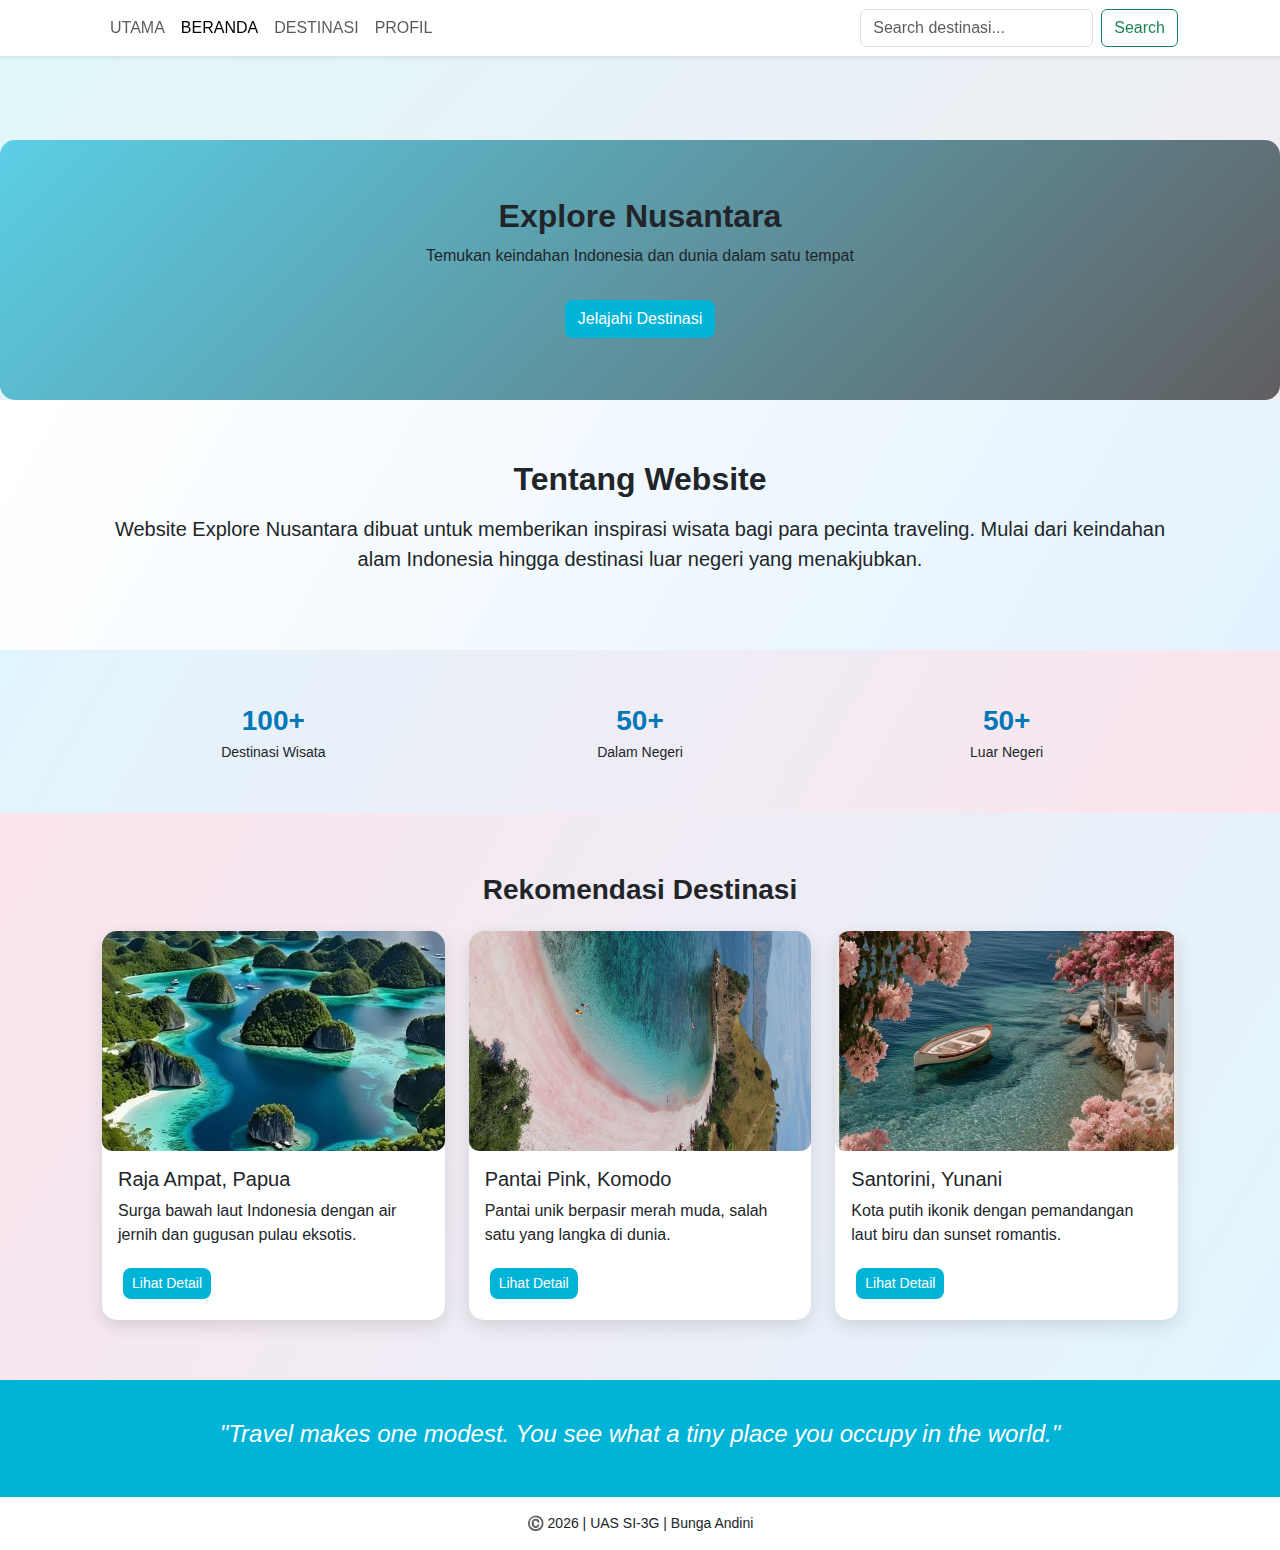
<file: home.html>
<!DOCTYPE html>
<html lang="id">
<head>
  <meta charset="UTF-8">
  <title>Beranda</title>
  <meta name="viewport" content="width=device-width, initial-scale=1">

  <link href="https://cdn.jsdelivr.net/npm/bootstrap@5.3.2/dist/css/bootstrap.min.css" rel="stylesheet">
  <link rel="stylesheet" href="style.css">
</head>
<body>

<!-- NAVBAR -->
<nav class="navbar navbar-expand-lg navbar-light bg-white shadow-sm fixed-top">
  <div class="container-fluid">

    <ul class="navbar-nav me-auto">
      <li class="nav-item"><a class="nav-link" href="index.html">UTAMA</a></li>
      <li class="nav-item"><a class="nav-link active" href="home.html">BERANDA</a></li>
      <li class="nav-item"><a class="nav-link" href="menu.html">DESTINASI</a></li>
      <li class="nav-item"><a class="nav-link" href="profil.html">PROFIL</a></li>
    </ul>

    <form class="d-flex">
      <input class="form-control me-2" placeholder="Search destinasi...">
      <button class="btn btn-outline-success">Search</button>
    </form>

  </div>
</nav>

<!-- HERO SECTION -->
<section class="hero-section">
  <div class="hero-overlay">
    <div class="container text-center hero-text">
      <h1>Explore Nusantara</h1>
      <p>Temukan keindahan Indonesia dan dunia dalam satu tempat</p>
      <a href="menu.html" class="btn btn-main mt-3">Jelajahi Destinasi</a>
    </div>
  </div>
</section>

<!-- ABOUT -->
<section class="content-section">
  <div class="container text-center">
    <h2 class="fw-bold mb-3">Tentang Website</h2>
    <p class="lead">
      Website Explore Nusantara dibuat untuk memberikan inspirasi wisata 
      bagi para pecinta traveling. Mulai dari keindahan alam Indonesia 
      hingga destinasi luar negeri yang menakjubkan.
    </p>
  </div>
</section>

<!-- STATISTIK -->
<section class="stat-section">
  <div class="container">
    <div class="row text-center">

      <div class="col-md-4">
        <div class="stat-box">100+</div>
        <div class="stat-label">Destinasi Wisata</div>
      </div>

      <div class="col-md-4">
        <div class="stat-box">50+</div>
        <div class="stat-label">Dalam Negeri</div>
      </div>

      <div class="col-md-4">
        <div class="stat-box">50+</div>
        <div class="stat-label">Luar Negeri</div>
      </div>

    </div>
  </div>
</section>

<!-- REKOMENDASI -->
<section class="content-section bg-light">
  <div class="container">
    <h3 class="text-center fw-bold mb-4">Rekomendasi Destinasi</h3>

    <div class="row g-4">

      <div class="col-md-4">
        <div class="card destination-card">
          <img src="raja_ampat.jpg" class="card-img-top">
          <div class="card-body">
            <h5 class="card-title">Raja Ampat, Papua</h5>
            <p class="card-text">
              Surga bawah laut Indonesia dengan air jernih dan gugusan pulau eksotis.
            </p>
            <a href="raja_ampat.html" class="btn btn-main btn-sm">Lihat Detail</a>
          </div>
        </div>
      </div>

      <div class="col-md-4">
        <div class="card destination-card">
          <img src="pink_beach.jpg" class="card-img-top">
          <div class="card-body">
            <h5 class="card-title">Pantai Pink, Komodo</h5>
            <p class="card-text">
              Pantai unik berpasir merah muda, salah satu yang langka di dunia.
            </p>
            <a href="pink_beach.html" class="btn btn-main btn-sm">Lihat Detail</a>
          </div>
        </div>
      </div>

      <div class="col-md-4">
        <div class="card destination-card">
          <img src="santorini.jpg" class="card-img-top">
          <div class="card-body">
            <h5 class="card-title">Santorini, Yunani</h5>
            <p class="card-text">
              Kota putih ikonik dengan pemandangan laut biru dan sunset romantis.
            </p>
            <a href="santorini.html" class="btn btn-main btn-sm">Lihat Detail</a>
          </div>
        </div>
      </div>

    </div>
  </div>
</section>

<!-- QUOTE -->
<section class="quote-section">
  <h4>"Travel makes one modest. You see what a tiny place you occupy in the world."</h4>
</section>

<!-- FOOTER -->
<footer class="text-center py-3">
  ©️ 2026 | UAS SI-3G | Bunga Andini
</footer>

</body>
</html>
</file>
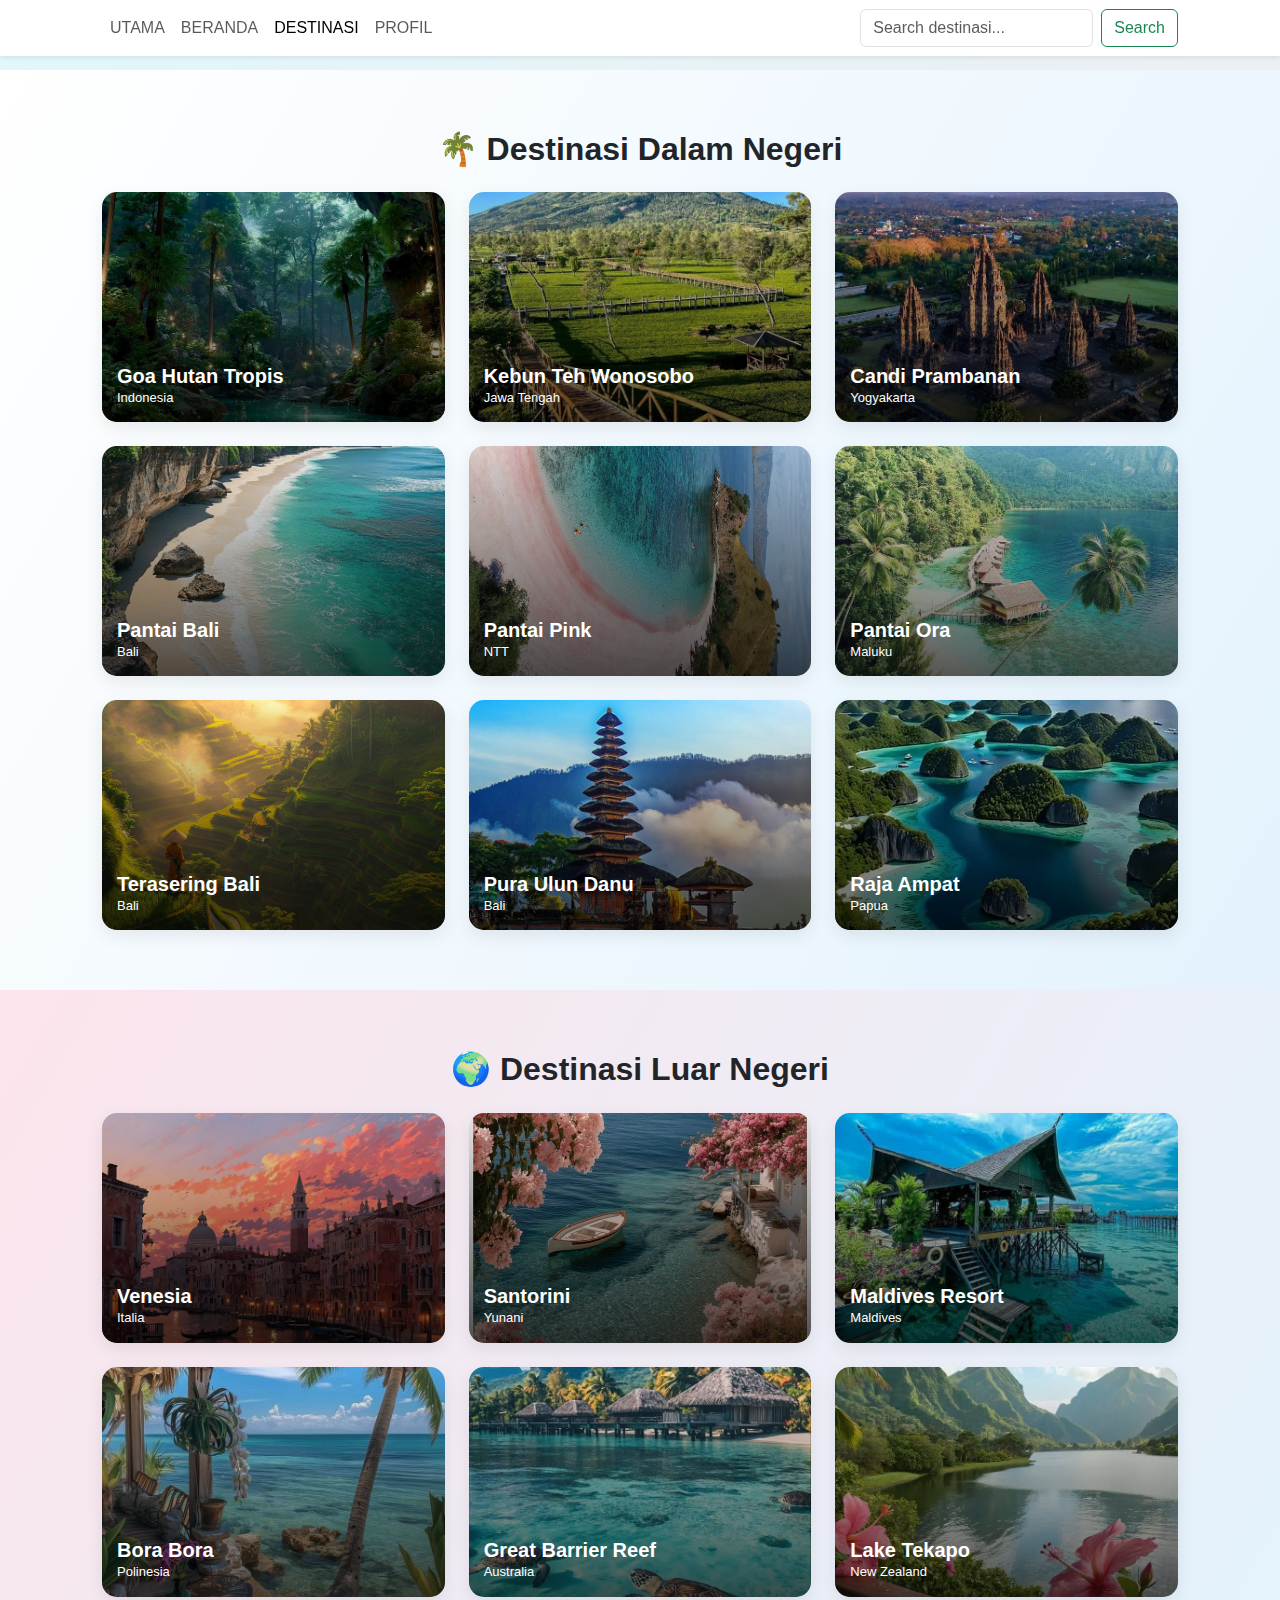
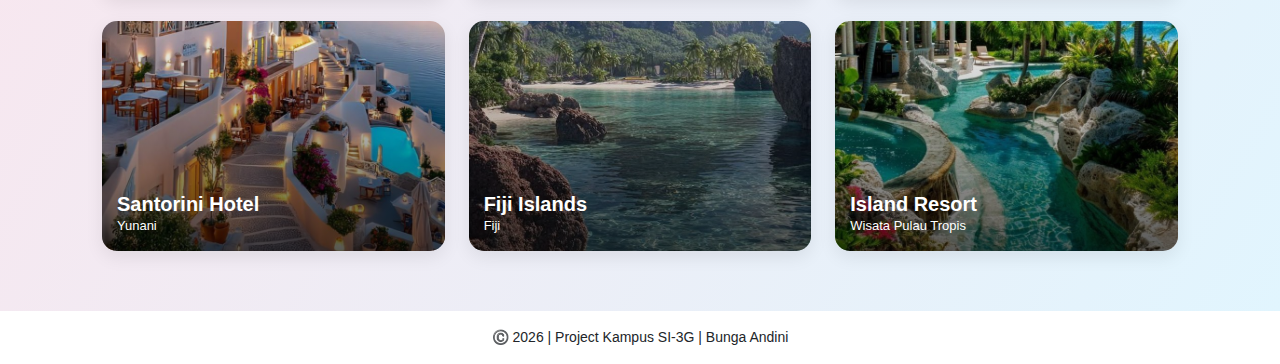
<file: menu.html>
<!DOCTYPE html>
<html lang="id">
<head>
  <meta charset="UTF-8">
  <title>Menu Destinasi</title>
  <meta name="viewport" content="width=device-width, initial-scale=1">

  <link href="https://cdn.jsdelivr.net/npm/bootstrap@5.3.2/dist/css/bootstrap.min.css" rel="stylesheet">
  <link rel="stylesheet" href="style.css">
</head>
<body>

<!-- NAVBAR -->
<nav class="navbar navbar-expand-lg navbar-light bg-white shadow-sm fixed-top">
  <div class="container-fluid">

    <ul class="navbar-nav me-auto">
      <li class="nav-item"><a class="nav-link" href="index.html">UTAMA</a></li>
      <li class="nav-item"><a class="nav-link" href="home.html">BERANDA</a></li>
      <li class="nav-item"><a class="nav-link active" href="menu.html">DESTINASI</a></li>
      <li class="nav-item"><a class="nav-link" href="profil.html">PROFIL</a></li>
    </ul>

    <form class="d-flex">
      <input class="form-control me-2" placeholder="Search destinasi...">
      <button class="btn btn-outline-success">Search</button>
    </form>

  </div>
</nav>

<!-- ================== INDONESIA ================== -->
<section class="content-section">
  <div class="container">
    <h2 class="text-center fw-bold mb-4">🌴 Destinasi Dalam Negeri</h2>

    <div class="row g-4">

      <!-- CARD -->
      <div class="col-md-4">
        <div class="dest-card" onclick="openModal('goa_hutan.jpg')">
          <img src="goa_hutan.jpg">
          <div class="dest-overlay">
            <h5>Goa Hutan Tropis</h5>
            <p>Indonesia</p>
          </div>
        </div>
      </div>

      <div class="col-md-4">
        <div class="dest-card" onclick="openModal('kebun_teh.jpg')">
          <img src="kebun_teh.jpg">
          <div class="dest-overlay">
            <h5>Kebun Teh Wonosobo</h5>
            <p>Jawa Tengah</p>
          </div>
        </div>
      </div>

      <div class="col-md-4">
        <div class="dest-card" onclick="openModal('candi_prambanan.jpg')">
          <img src="candi_prambanan.jpg">
          <div class="dest-overlay">
            <h5>Candi Prambanan</h5>
            <p>Yogyakarta</p>
          </div>
        </div>
      </div>

      <div class="col-md-4">
        <div class="dest-card" onclick="openModal('pantai_bali.jpg')">
          <img src="pantai_bali.jpg">
          <div class="dest-overlay">
            <h5>Pantai Bali</h5>
            <p>Bali</p>
          </div>
        </div>
      </div>

      <div class="col-md-4">
        <div class="dest-card" onclick="openModal('pink_beach.jpg')">
          <img src="pink_beach.jpg">
          <div class="dest-overlay">
            <h5>Pantai Pink</h5>
            <p>NTT</p>
          </div>
        </div>
      </div>

      <div class="col-md-4">
        <div class="dest-card" onclick="openModal('pantai_ora.jpg')">
          <img src="pantai_ora.jpg">
          <div class="dest-overlay">
            <h5>Pantai Ora</h5>
            <p>Maluku</p>
          </div>
        </div>
      </div>

      <div class="col-md-4">
        <div class="dest-card" onclick="openModal('sawah_bali.jpg')">
          <img src="sawah_bali.jpg">
          <div class="dest-overlay">
            <h5>Terasering Bali</h5>
            <p>Bali</p>
          </div>
        </div>
      </div>

      <div class="col-md-4">
        <div class="dest-card" onclick="openModal('pura_ulun.jpg')">
          <img src="pura_ulun.jpg">
          <div class="dest-overlay">
            <h5>Pura Ulun Danu</h5>
            <p>Bali</p>
          </div>
        </div>
      </div>

      <div class="col-md-4">
        <div class="dest-card" onclick="openModal('raja_ampat.jpg')">
          <img src="raja_ampat.jpg">
          <div class="dest-overlay">
            <h5>Raja Ampat</h5>
            <p>Papua</p>
          </div>
        </div>
      </div>

    </div>
  </div>
</section>


<!-- ================== LUAR NEGERI ================== -->
<section class="content-section bg-light">
  <div class="container">
    <h2 class="text-center fw-bold mb-4">🌍 Destinasi Luar Negeri</h2>

    <div class="row g-4">

      <div class="col-md-4">
        <div class="dest-card" onclick="openModal('kota_kanal.jpg')">
          <img src="kota_kanal.jpg">
          <div class="dest-overlay">
            <h5>Venesia</h5>
            <p>Italia</p>
          </div>
        </div>
      </div>

      <div class="col-md-4">
        <div class="dest-card" onclick="openModal('santorini.jpg')">
          <img src="santorini.jpg">
          <div class="dest-overlay">
            <h5>Santorini</h5>
            <p>Yunani</p>
          </div>
        </div>
      </div>

      <div class="col-md-4">
        <div class="dest-card" onclick="openModal('resort_laut.jpg')">
          <img src="resort_laut.jpg">
          <div class="dest-overlay">
            <h5>Maldives Resort</h5>
            <p>Maldives</p>
          </div>
        </div>
      </div>

      <div class="col-md-4">
        <div class="dest-card" onclick="openModal('gazebo_pantai.jpg')">
          <img src="gazebo_pantai.jpg">
          <div class="dest-overlay">
            <h5>Bora Bora</h5>
            <p>Polinesia</p>
          </div>
        </div>
      </div>

      <div class="col-md-4">
        <div class="dest-card" onclick="openModal('bawah_laut.jpg')">
          <img src="bawah_laut.jpg">
          <div class="dest-overlay">
            <h5>Great Barrier Reef</h5>
            <p>Australia</p>
          </div>
        </div>
      </div>

      <div class="col-md-4">
        <div class="dest-card" onclick="openModal('danau_bunga.jpg')">
          <img src="danau_bunga.jpg">
          <div class="dest-overlay">
            <h5>Lake Tekapo</h5>
            <p>New Zealand</p>
          </div>
        </div>
      </div>

      <div class="col-md-4">
        <div class="dest-card" onclick="openModal('hotel_sunset.jpg')">
          <img src="hotel_sunset.jpg">
          <div class="dest-overlay">
            <h5>Santorini Hotel</h5>
            <p>Yunani</p>
          </div>
        </div>
      </div>

      <div class="col-md-4">
        <div class="dest-card" onclick="openModal('pantai_gunung.jpg')">
          <img src="pantai_gunung.jpg">
          <div class="dest-overlay">
            <h5>Fiji Islands</h5>
            <p>Fiji</p>
          </div>
        </div>
      </div>

    <div class="col-md-4">
  <div class="dest-card" onclick="openModal('resort_kolam.jpg')">
    <img src="resort_kolam.jpg">
    <div class="dest-overlay">
      <h5>Island Resort</h5>
      <p>Wisata Pulau Tropis</p>
    </div>
  </div>
</div>
    </div>
  </div>
</section>


<!-- MODAL IMAGE -->
<div id="imgModal" class="modal-img">
  <span class="close-btn" onclick="closeModal()">&times;</span>
  <img class="modal-content-img" id="imgFull">
</div>

<footer class="text-center py-3">
  ©️ 2026 | Project Kampus SI-3G | Bunga Andini
</footer>


<script src="https://cdn.jsdelivr.net/npm/bootstrap@5.3.2/dist/js/bootstrap.bundle.min.js"></script>

<script>
function openModal(src) {
  document.getElementById("imgModal").style.display = "block";
  document.getElementById("imgFull").src = src;
}
function closeModal() {
  document.getElementById("imgModal").style.display = "none";
}
</script>

</body>
</html>
</file>
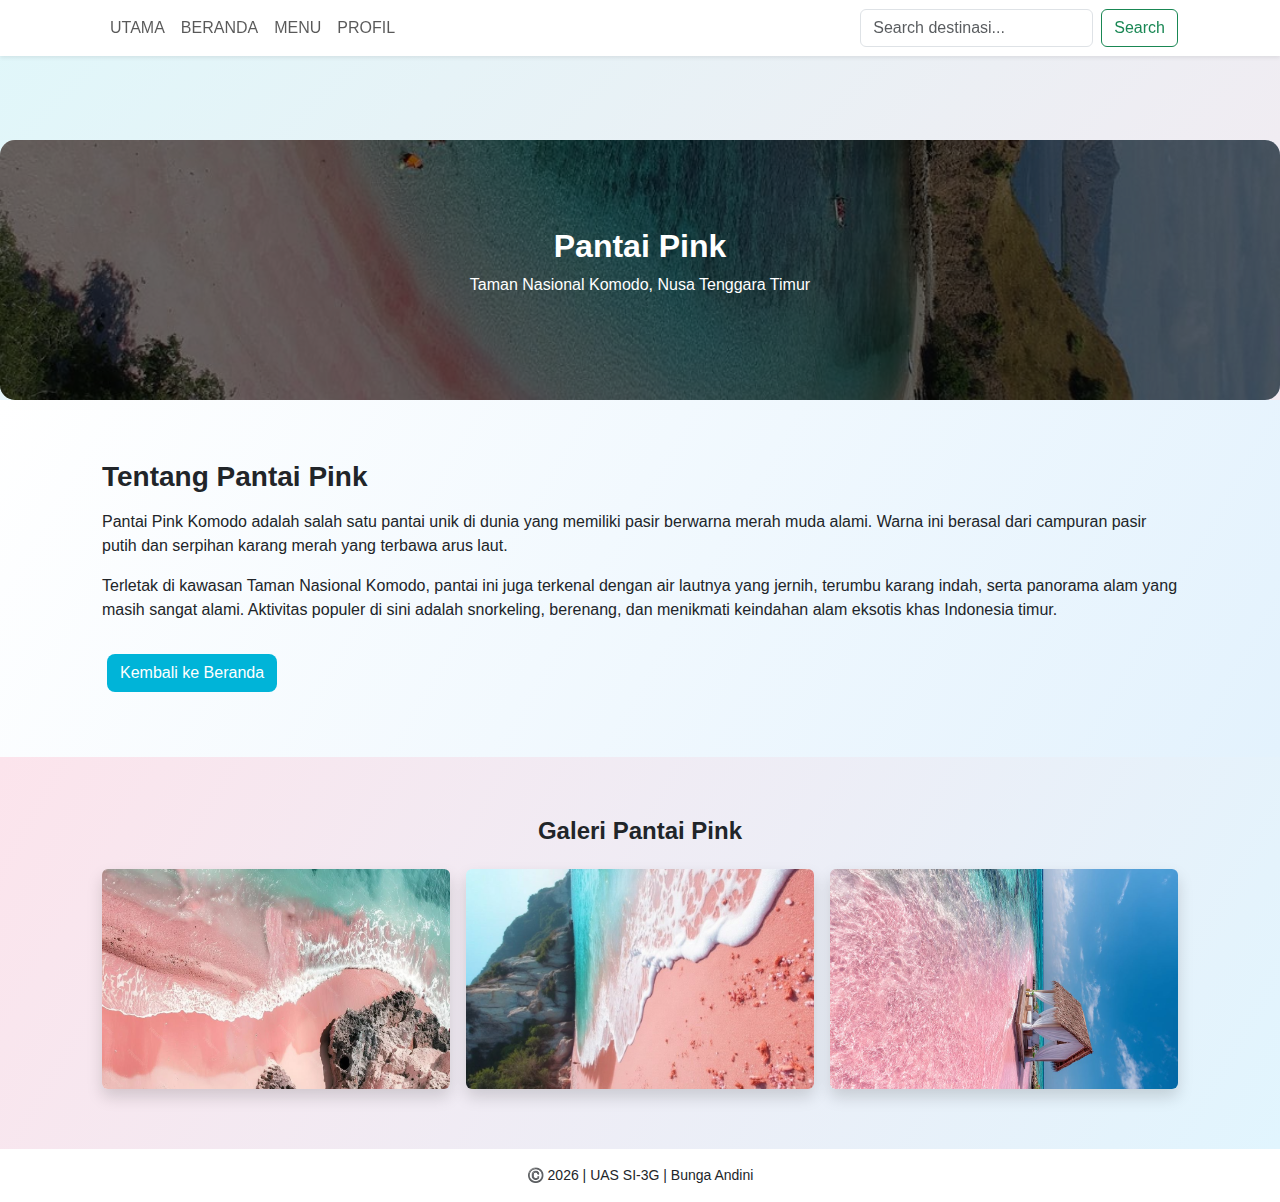
<file: pink_beach.html>
<!DOCTYPE html>
<html lang="id">
<head>
  <meta charset="UTF-8">
  <title>Pantai Pink Komodo</title>
  <meta name="viewport" content="width=device-width, initial-scale=1">

  <link href="https://cdn.jsdelivr.net/npm/bootstrap@5.3.2/dist/css/bootstrap.min.css" rel="stylesheet">
  <link rel="stylesheet" href="style.css">
</head>
<body>

<!-- NAVBAR -->
<nav class="navbar navbar-expand-lg navbar-light bg-white shadow-sm fixed-top">
  <div class="container-fluid">

    <ul class="navbar-nav me-auto">
      <li class="nav-item"><a class="nav-link" href="index.html">UTAMA</a></li>
      <li class="nav-item"><a class="nav-link" href="home.html">BERANDA</a></li>
      <li class="nav-item"><a class="nav-link" href="menu.html">MENU</a></li>
      <li class="nav-item"><a class="nav-link" href="profil.html">PROFIL</a></li>
    </ul>

    <form class="d-flex">
      <input class="form-control me-2" placeholder="Search destinasi...">
      <button class="btn btn-outline-success">Search</button>
    </form>

  </div>
</nav>

<!-- HERO IMAGE -->
<section class="hero-detail" style="background-image: url('pink_beach.jpg');">
  <div class="hero-detail-overlay">
    <h1>Pantai Pink</h1>
    <p>Taman Nasional Komodo, Nusa Tenggara Timur</p>
  </div>
</section>

<!-- DESKRIPSI -->
<section class="content-section">
  <div class="container">
    <h3 class="fw-bold mb-3">Tentang Pantai Pink</h3>
    <p>
      Pantai Pink Komodo adalah salah satu pantai unik di dunia yang memiliki
      pasir berwarna merah muda alami. Warna ini berasal dari campuran pasir putih
      dan serpihan karang merah yang terbawa arus laut.
    </p>

    <p>
      Terletak di kawasan Taman Nasional Komodo, pantai ini juga terkenal dengan
      air lautnya yang jernih, terumbu karang indah, serta panorama alam yang masih
      sangat alami. Aktivitas populer di sini adalah snorkeling, berenang, dan
      menikmati keindahan alam eksotis khas Indonesia timur.
    </p>

    <a href="home.html" class="btn btn-main mt-3">Kembali ke Beranda</a>
  </div>
</section>

<!-- GALERI FOTO -->
<section class="content-section bg-light">
  <div class="container">
    <h4 class="text-center fw-bold mb-4">Galeri Pantai Pink</h4>

    <div class="row g-3">

      <div class="col-md-4">
        <img src="pink1.jpg" class="img-fluid rounded shadow img-click" onclick="showModal(this.src)">
      </div>

      <div class="col-md-4">
        <img src="pink2.jpg" class="img-fluid rounded shadow img-click" onclick="showModal(this.src)">
      </div>

      <div class="col-md-4">
        <img src="pink3.jpg" class="img-fluid rounded shadow img-click" onclick="showModal(this.src)">
      </div>

    </div>
  </div>
</section>

<!-- MODAL FULL IMAGE -->
<div id="imgModal" class="modal-img">
  <span class="close-btn" onclick="closeModal()">&times;</span>
  <img class="modal-content-img" id="imgModalContent">
</div>

<!-- FOOTER -->
<footer class="text-center py-3">
  ©️ 2026 | UAS SI-3G | Bunga Andini
</footer>

<script>
function showModal(src) {
  document.getElementById("imgModal").style.display = "block";
  document.getElementById("imgModalContent").src = src;
}
function closeModal() {
  document.getElementById("imgModal").style.display = "none";
}
</script>

</body>
</html>
</file>
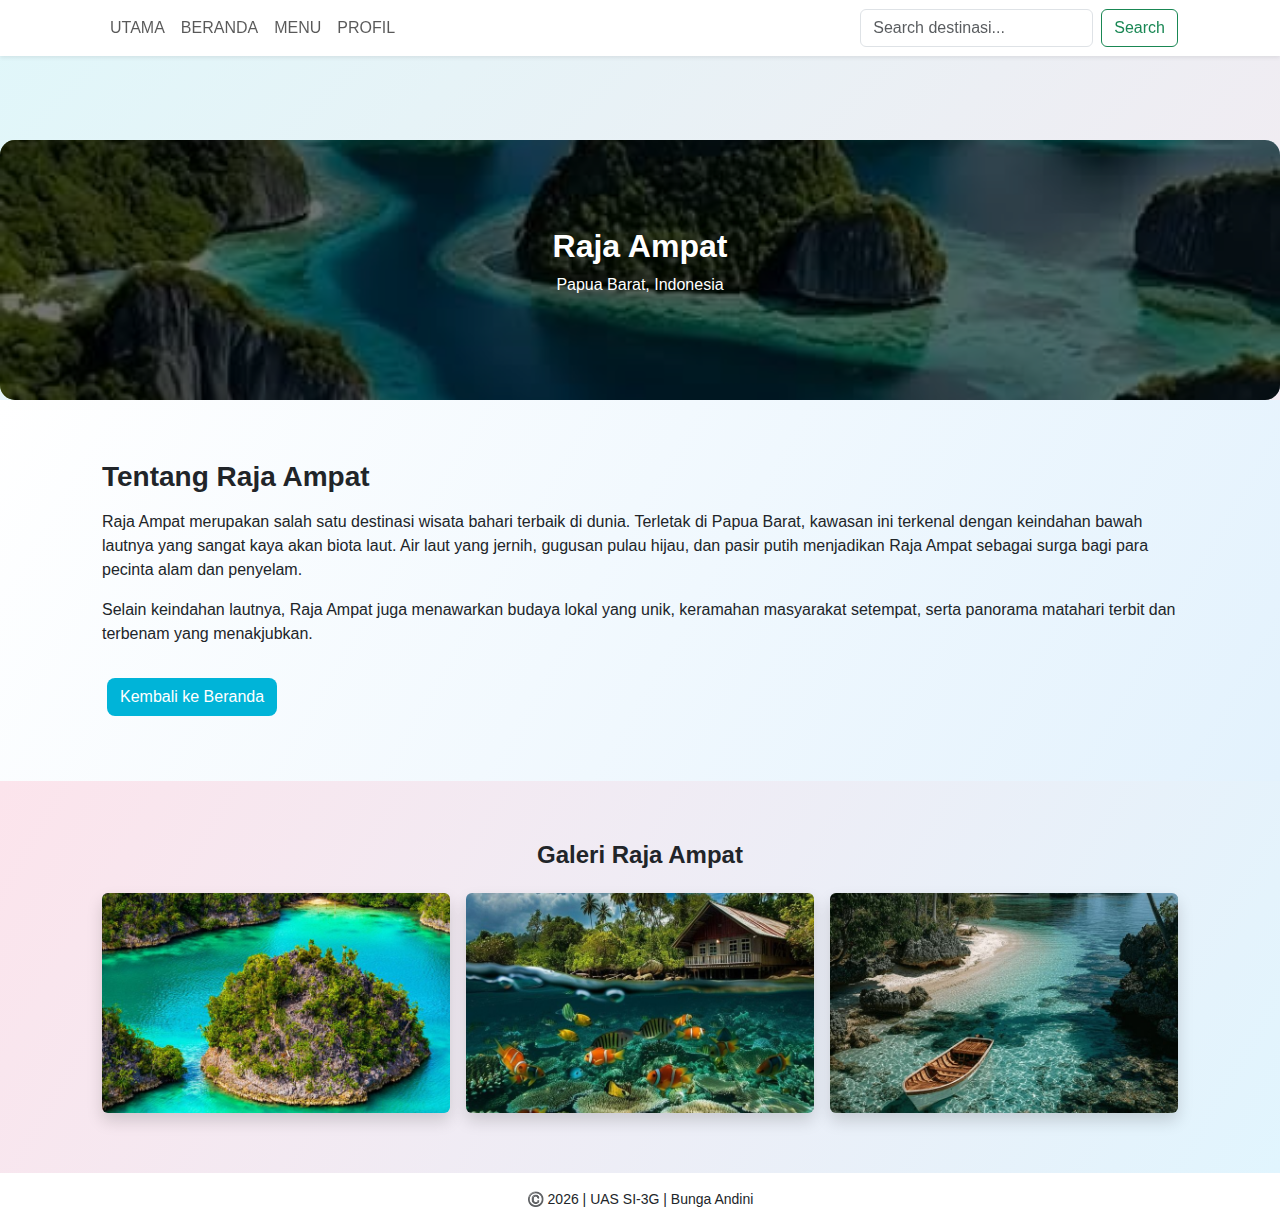
<file: raja_ampat.html>
<!DOCTYPE html>
<html lang="id">
<head>
  <meta charset="UTF-8">
  <title>Raja Ampat</title>
  <meta name="viewport" content="width=device-width, initial-scale=1">

  <link href="https://cdn.jsdelivr.net/npm/bootstrap@5.3.2/dist/css/bootstrap.min.css" rel="stylesheet">
  <link rel="stylesheet" href="style.css">
</head>
<body>

<!-- NAVBAR -->
<nav class="navbar navbar-expand-lg navbar-light bg-white shadow-sm fixed-top">
  <div class="container-fluid">

    <ul class="navbar-nav me-auto">
      <li class="nav-item"><a class="nav-link" href="index.html">UTAMA</a></li>
      <li class="nav-item"><a class="nav-link" href="home.html">BERANDA</a></li>
      <li class="nav-item"><a class="nav-link" href="menu.html">MENU</a></li>
      <li class="nav-item"><a class="nav-link" href="profil.html">PROFIL</a></li>
    </ul>

    <form class="d-flex">
      <input class="form-control me-2" placeholder="Search destinasi...">
      <button class="btn btn-outline-success">Search</button>
    </form>

  </div>
</nav>

<!-- HERO IMAGE -->
<section class="hero-detail" style="background-image: url('raja_ampat.jpg');">
  <div class="hero-detail-overlay">
    <h1>Raja Ampat</h1>
    <p>Papua Barat, Indonesia</p>
  </div>
</section>

<!-- DESKRIPSI -->
<section class="content-section">
  <div class="container">
    <h3 class="fw-bold mb-3">Tentang Raja Ampat</h3>
    <p>
      Raja Ampat merupakan salah satu destinasi wisata bahari terbaik di dunia.
      Terletak di Papua Barat, kawasan ini terkenal dengan keindahan bawah lautnya
      yang sangat kaya akan biota laut. Air laut yang jernih, gugusan pulau hijau,
      dan pasir putih menjadikan Raja Ampat sebagai surga bagi para pecinta alam
      dan penyelam.
    </p>

    <p>
      Selain keindahan lautnya, Raja Ampat juga menawarkan budaya lokal yang unik,
      keramahan masyarakat setempat, serta panorama matahari terbit dan terbenam
      yang menakjubkan.
    </p>

    <a href="home.html" class="btn btn-main mt-3">Kembali ke Beranda</a>
  </div>
</section>

<!-- GALERI FOTO -->
<section class="content-section bg-light">
  <div class="container">
    <h4 class="text-center fw-bold mb-4">Galeri Raja Ampat</h4>

    <div class="row g-3">

      <div class="col-md-4">
        <img src="raja1.jpg" class="img-fluid rounded shadow img-click" onclick="showModal(this.src)">
      </div>

      <div class="col-md-4">
        <img src="raja2.jpg" class="img-fluid rounded shadow img-click" onclick="showModal(this.src)">
      </div>

      <div class="col-md-4">
        <img src="raja3.jpg" class="img-fluid rounded shadow img-click" onclick="showModal(this.src)">
      </div>

    </div>
  </div>
</section>

<!-- MODAL FULL IMAGE -->
<div id="imgModal" class="modal-img">
  <span class="close-btn" onclick="closeModal()">&times;</span>
  <img class="modal-content-img" id="imgModalContent">
</div>

<!-- FOOTER -->
<footer class="text-center py-3">
  ©️ 2026 | UAS SI-3G | Bunga Andini
</footer>

<script>
function showModal(src) {
  document.getElementById("imgModal").style.display = "block";
  document.getElementById("imgModalContent").src = src;
}
function closeModal() {
  document.getElementById("imgModal").style.display = "none";
}
</script>

</body>
</html>
</file>
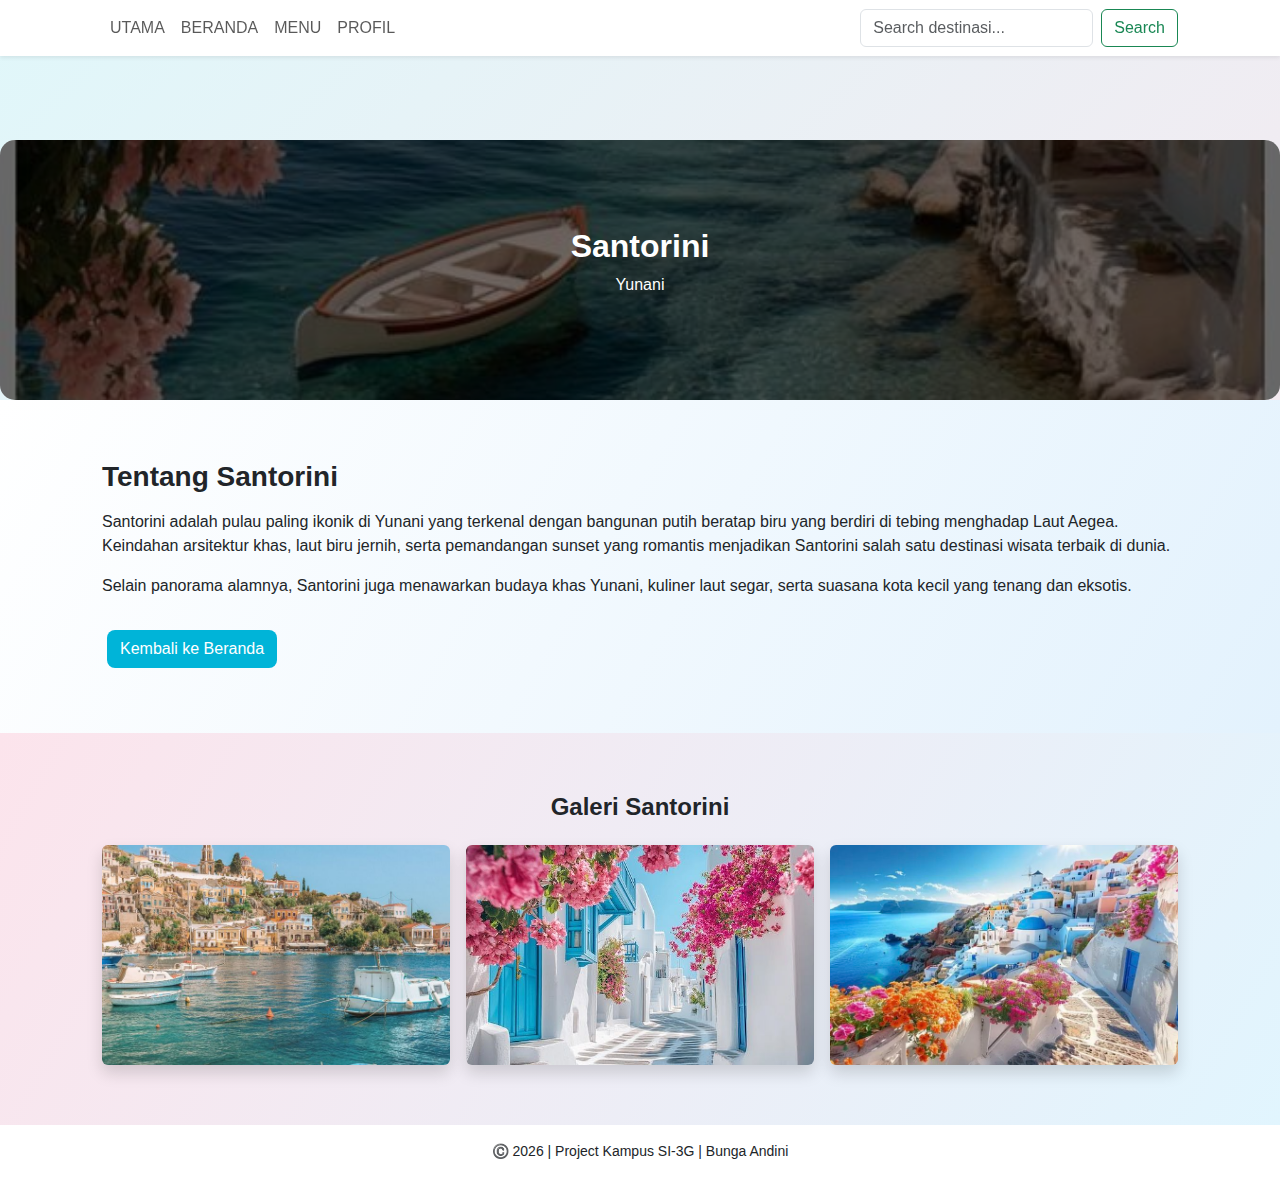
<file: santorini.html>
<!DOCTYPE html>
<html lang="id">
<head>
  <meta charset="UTF-8">
  <title>Santorini</title>
  <meta name="viewport" content="width=device-width, initial-scale=1">

  <link href="https://cdn.jsdelivr.net/npm/bootstrap@5.3.2/dist/css/bootstrap.min.css" rel="stylesheet">
  <link rel="stylesheet" href="style.css">
</head>
<body>

<!-- NAVBAR -->
<nav class="navbar navbar-expand-lg navbar-light bg-white shadow-sm fixed-top">
  <div class="container-fluid">

    <ul class="navbar-nav me-auto">
      <li class="nav-item"><a class="nav-link" href="index.html">UTAMA</a></li>
      <li class="nav-item"><a class="nav-link" href="home.html">BERANDA</a></li>
      <li class="nav-item"><a class="nav-link" href="menu.html">MENU</a></li>
      <li class="nav-item"><a class="nav-link" href="profil.html">PROFIL</a></li>
    </ul>

    <form class="d-flex">
      <input class="form-control me-2" placeholder="Search destinasi...">
      <button class="btn btn-outline-success">Search</button>
    </form>

  </div>
</nav>

<!-- HERO IMAGE -->
<section class="hero-detail" style="background-image: url('santorini.jpg');">
  <div class="hero-detail-overlay">
    <h1>Santorini</h1>
    <p>Yunani</p>
  </div>
</section>

<!-- DESKRIPSI -->
<section class="content-section">
  <div class="container">
    <h3 class="fw-bold mb-3">Tentang Santorini</h3>
    <p>
      Santorini adalah pulau paling ikonik di Yunani yang terkenal dengan bangunan 
      putih beratap biru yang berdiri di tebing menghadap Laut Aegea. 
      Keindahan arsitektur khas, laut biru jernih, serta pemandangan sunset 
      yang romantis menjadikan Santorini salah satu destinasi wisata terbaik di dunia.
    </p>

    <p>
      Selain panorama alamnya, Santorini juga menawarkan budaya khas Yunani, 
      kuliner laut segar, serta suasana kota kecil yang tenang dan eksotis.
    </p>

    <a href="home.html" class="btn btn-main mt-3">Kembali ke Beranda</a>
  </div>
</section>

<!-- GALERI FOTO -->
<section class="content-section bg-light">
  <div class="container">
    <h4 class="text-center fw-bold mb-4">Galeri Santorini</h4>

    <div class="row g-3">

      <div class="col-md-4">
        <img src="santo1.jpg" class="img-fluid rounded shadow img-click" onclick="showModal(this.src)">
      </div>

      <div class="col-md-4">
        <img src="santo2.jpg" class="img-fluid rounded shadow img-click" onclick="showModal(this.src)">
      </div>

      <div class="col-md-4">
        <img src="santo3.jpg" class="img-fluid rounded shadow img-click" onclick="showModal(this.src)">
      </div>

    </div>
  </div>
</section>

<!-- MODAL FULL IMAGE -->
<div id="imgModal" class="modal-img">
  <span class="close-btn" onclick="closeModal()">&times;</span>
  <img class="modal-content-img" id="imgModalContent">
</div>

<!-- FOOTER -->
<footer class="text-center py-3">
  ©️ 2026 | Project Kampus SI-3G | Bunga Andini
</footer>

<script>
function showModal(src) {
  document.getElementById("imgModal").style.display = "block";
  document.getElementById("imgModalContent").src = src;
}
function closeModal() {
  document.getElementById("imgModal").style.display = "none";
}
</script>

</body>
</html>
</file>
<file: style.css>
body {
  padding-top: 70px;
  font-family: Arial, sans-serif;
  background: linear-gradient(135deg, #e0f7fa, #fce4ec);
}

/* Background lembut */
.bg-pattern {
  background-color: #e8f6ff;
  padding: 60px 0;
}

/* Box menu utama */
.menu-box {
  background: white;
  width: 70%;
  margin: auto;
  padding: 40px;
  border-radius: 15px;
}

.menu-box h2 {
  color: #0077b6;
  font-weight: bold;
}

/* Tombol */
.btn-main {
  background-color: #00b4d8;
  color: white;
  margin: 5px;
  border-radius: 8px;
}

.btn-main:hover {
  background-color: #0077b6;
  color: white;
}

/* Section */
.content-section {
  padding: 60px 0;
}

/* Gambar grid konsisten */
.content-section img {
  height: 220px;
  width: 100%;
  object-fit: cover;
  border-radius: 10px;
}

/* Footer */
footer {
  background: white;
  font-size: 14px;
}
/* Efek klik gambar */
.img-click {
  cursor: pointer;
  transition: 0.3s;
}

.img-click:hover {
  transform: scale(1.03);
}

/* Modal full image */
.modal-img {
  display: none;
  position: fixed;
  z-index: 999;
  padding-top: 80px;
  left: 0; top: 0;
  width: 100%; height: 100%;
  background: rgba(0,0,0,0.8);
}

.modal-content-img {
  display: block;
  margin: auto;
  max-width: 90%;
  max-height: 90%;
}

.close-btn {
  position: absolute;
  top: 20px; right: 35px;
  color: white;
  font-size: 40px;
  cursor: pointer;
}
.close-btn:hover {
  color: #bbb;
}
.slider-img {
  height: 700px;
  object-fit: cover;
  border-radius: 10px;
}
.carousel-caption {
  background: rgba(0,0,0,0.4);
  border-radius: 8px;
  padding: 5px 10px;
}
/* CARD DESTINASI BERANDA */
.destination-card {
  border: none;
  border-radius: 15px;
  overflow: hidden;
  box-shadow: 0 5px 15px rgba(0,0,0,0.15);
  transition: 0.3s;
}

.destination-card img {
  height: 220px;
  object-fit: cover;
}

.destination-card:hover {
  transform: translateY(-5px);
}
/* HERO DETAIL PAGE */
.hero-detail {
  height: 500px;
  background-size: cover;
  background-position: center;
  margin-top: 70px;
  position: relative;
  border-radius: 15px;
  margin-left: 20px;
  margin-right: 20px;
}

.hero-detail-overlay {
  background: rgba(0,0,0,0.55);
  height: 100%;
  display: flex;
  flex-direction: column;
  align-items: center;
  justify-content: center;
  color: white;
  border-radius: 15px;
}

.hero-detail-overlay h1 {
  font-size: 40px;
  font-weight: bold;
}
/* CARD PROFIL */
.profile-card {
  background: white;
  max-width: 500px;
  padding: 30px;
  border-radius: 15px;
  box-shadow: 0 5px 15px rgba(0,0,0,0.15);
}

.profile-img {
  width: 130px;
  height: 130px;
  object-fit: cover;
  border-radius: 50%;
  border: 4px solid #00b4d8;
}
/* HERO UTAMA */
.hero-utama {
  background: url("kota_kanal.jpg") center/cover no-repeat;
  height: 380px;
  margin-top: 70px;
  border-radius: 15px;
  margin-left: 15px;
  margin-right: 15px;
  position: relative;
}

.hero-overlay-utama {
  background: rgba(0,0,0,0.6);
  height: 100%;
  display: flex;
  align-items: center;
  justify-content: center;
  border-radius: 15px;
}

.hero-utama h1 {
  font-size: 45px;
  font-weight: bold;
}

/* CARD KATEGORI */
.category-card {
  border: none;
  border-radius: 15px;
  overflow: hidden;
  box-shadow: 0 5px 15px rgba(0,0,0,0.15);
  transition: 0.3s;
}

.category-card img {
  height: 200px;
  object-fit: cover;
}

.category-card:hover {
  transform: translateY(-5px);
}
/* HERO SLIDER */
.hero-slider {
  margin-top: 70px;
}

.hero-slider {
  margin-top: 70px;
}

.hero-slide {
  height: 380px;
  background-size: cover;
  background-position: center;
  border-radius: 15px;
  margin-left: 15px;
  margin-right: 15px;
}

.hero-overlay-utama {
  background: rgba(0,0,0,0.55);
  height: 100%;
  display: flex;
  align-items: center;
  justify-content: center;
  border-radius: 15px;
}
/* SECTION VIDEO DESTINASI */
.video-destinasi {
  display: grid;
  grid-template-columns: repeat(auto-fit, minmax(300px,1fr));
  gap: 20px;
  padding: 40px;
  background: #f5fbff;
}

.video-box {
  position: relative;
  overflow: hidden;
  border-radius: 15px;
  height: 220px;
}

.video-box video {
  width: 100%;
  height: 100%;
  object-fit: cover;
}

.video-overlay {
  position: absolute;
  inset: 0;
  background: rgba(0,0,0,0.35);
  display: flex;
  flex-direction: column;
  justify-content: center;
  align-items: center;
  color: white;
  text-align: center;
}

.video-overlay h2 {
  font-size: 22px;
  font-weight: bold;
}

.video-overlay p {
  font-size: 14px;
}

/* Section kategori */
.content-section {
  background: linear-gradient(120deg, #ffffff, #e3f2fd);
  padding: 60px 20px;
}

/* Section video destinasi */
.video-section {
  background: linear-gradient(120deg, #e1f5fe, #fce4ec);
  padding: 70px 20px;
  border-radius: 20px;
  margin: 30px 15px;
}
.video-section {
  background-image: 
    radial-gradient(circle at top left, rgba(255,255,255,0.4) 1px, transparent 1px),
    radial-gradient(circle at bottom right, rgba(255,255,255,0.4) 1px, transparent 1px);
  background-size: 40px 40px;
}
/* ==== CARD DESTINASI ==== */
.dest-card {
  position: relative;
  border-radius: 15px;
  overflow: hidden;
  height: 230px;
  cursor: pointer;
  box-shadow: 0 6px 18px rgba(0,0,0,0.08);
  transition: 0.3s;
}

.dest-card img {
  width: 100%;
  height: 100%;
  object-fit: cover;
}

.dest-overlay {
  position: absolute;
  inset: 0;
  background: linear-gradient(to top, rgba(0,0,0,0.65), transparent);
  display: flex;
  flex-direction: column;
  justify-content: flex-end;
  padding: 15px;
  color: white;
}

.dest-overlay h5 {
  margin: 0;
  font-weight: bold;
}

.dest-overlay p {
  margin: 0;
  font-size: 13px;
}

.dest-card:hover {
  transform: translateY(-6px);
  box-shadow: 0 10px 22px rgba(0,0,0,0.12);
}

/* ==== BACKGROUND SECTION ==== */
.content-section {
  background: linear-gradient(120deg, #ffffff, #e3f2fd);
  padding: 60px 20px;
}

.content-section.bg-light {
  background: linear-gradient(120deg, #fce4ec, #e1f5fe);
}
body {
  padding-top: 70px;
  font-family: 'Segoe UI', sans-serif;
}

/* HERO */
.hero-section {
  background: url("pantai.mp4") center/cover no-repeat;
  height: 380px;
  margin-top: 70px;
  border-radius: 15px;
  margin-left: 15px;
  margin-right: 15px;
  overflow: hidden;
}

.hero-overlay {
  background: linear-gradient(135deg, rgba(0,180,216,0.6), rgba(0,0,0,0.6));
  height: 100%;
  display: flex;
  align-items: center;
  justify-content: center;
}

.hero-text h1 {
  font-size: 45px;
  font-weight: bold;
}

/* BUTTON */
.btn-main {
  background: #00b4d8;
  color: white;
  border-radius: 8px;
}

.btn-main:hover {
  background: #0077b6;
  color: white;
}

/* CONTENT */
.content-section {
  padding: 60px 20px;
}

/* STAT */
.stat-section {
  background: linear-gradient(120deg,#e1f5fe,#fce4ec);
  padding: 50px 20px;
}

.stat-box {
  font-weight: bold;
  font-size: 28px;
  color: #0077b6;
}

.stat-label {
  font-size: 14px;
}

/* DEST CARD */
.destination-card {
  border: none;
  border-radius: 15px;
  overflow: hidden;
  box-shadow: 0 6px 18px rgba(0,0,0,0.12);
  transition: 0.3s;
}

.destination-card:hover {
  transform: translateY(-6px);
  box-shadow: 0 10px 25px rgba(0,180,216,0.4);
}

.destination-card img {
  height: 220px;
  object-fit: cover;
}

/* QUOTE */
.quote-section {
  background: #00b4d8;
  color: white;
  padding: 40px 20px;
  text-align: center;
  font-style: italic;
}

.container, 
.container-fluid {
  max-width: 1100px;
  margin-left: auto;
  margin-right: auto;
}


.hero-utama,
.hero-section,
.hero-slider,
.hero-slide,
.hero-detail {
  height: 260px !important;
  margin-left: auto !important;
  margin-right: auto !important;
}

.hero-utama h1,
.hero-text h1,
.hero-detail-overlay h1 {
  font-size: 32px !important;
}


.profile-card {
  max-width: 420px !important;
}


.profile-img {
  width: 160px !important;
  height: 160px !important;
}


.slider-img {
  height: 300px !important;
}


body {
  overflow-x: hidden;
}
</file>
